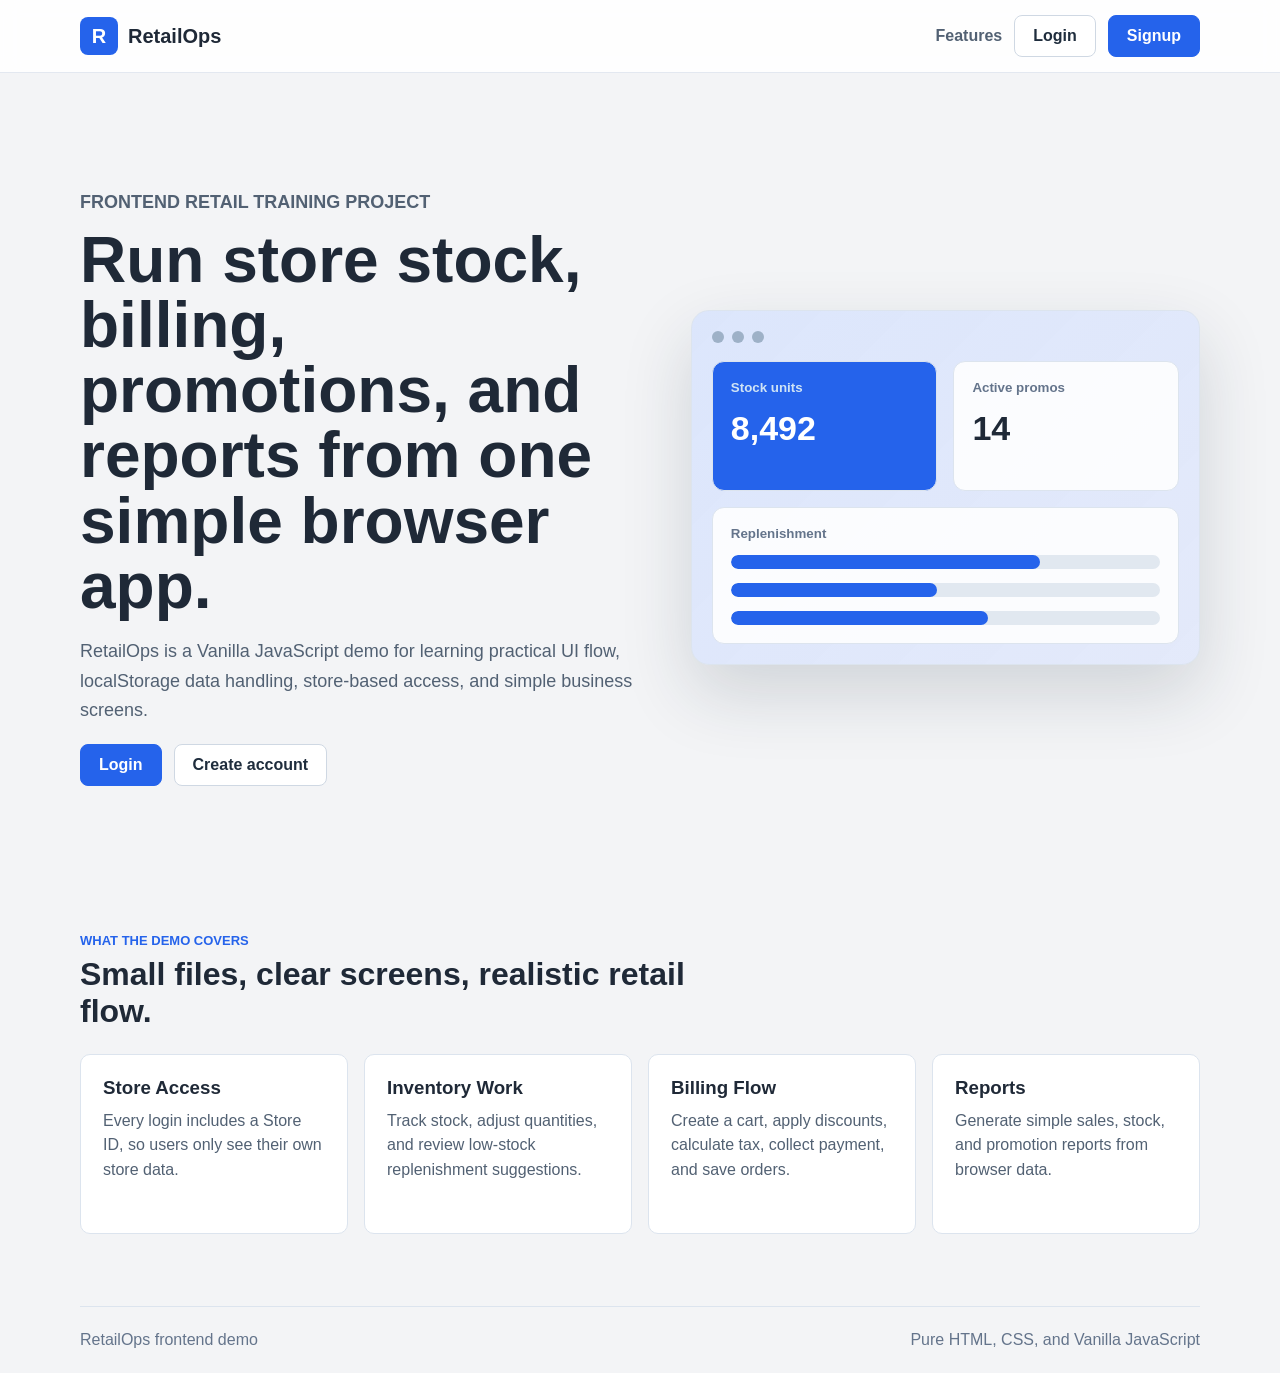
<file: index.html>
<!doctype html>
<html lang="en">
  <head>
    <meta charset="utf-8">
    <meta name="viewport" content="width=device-width, initial-scale=1">
    <title>RetailOps</title>
    <link rel="icon" href="data:,">
    <link rel="stylesheet" href="css/landing.css">
  </head>
  <body>
    <header class="site-header">
      <nav class="nav-bar">
        <a class="brand" href="index.html" aria-label="RetailOps home">
          <span class="brand-mark">R</span>
          <span>RetailOps</span>
        </a>
        <div class="nav-actions">
          <a class="nav-link" href="#features">Features</a>
          <a class="btn btn-light" href="login.html">Login</a>
          <a class="btn btn-dark" href="signup.html">Signup</a>
        </div>
      </nav>
    </header>

    <main>
      <section class="hero">
        <div class="hero-copy">
          <p class="eyebrow">Frontend retail training project</p>
          <h1>Run store stock, billing, promotions, and reports from one simple browser app.</h1>
          <p>
            RetailOps is a Vanilla JavaScript demo for learning practical UI flow,
            localStorage data handling, store-based access, and simple business screens.
          </p>
          <div class="hero-actions">
            <a class="btn btn-dark" href="login.html">Login</a>
            <a class="btn btn-light" href="signup.html">Create account</a>
          </div>
        </div>

        <div class="hero-preview" aria-label="RetailOps dashboard preview">
          <div class="preview-top">
            <span></span>
            <span></span>
            <span></span>
          </div>
          <div class="preview-grid">
            <div class="preview-card strong">
              <small>Stock units</small>
              <strong>8,492</strong>
            </div>
            <div class="preview-card">
              <small>Active promos</small>
              <strong>14</strong>
            </div>
            <div class="preview-card wide">
              <small>Replenishment</small>
              <div class="bar"><span style="width:72%"></span></div>
              <div class="bar"><span style="width:48%"></span></div>
              <div class="bar"><span style="width:60%"></span></div>
            </div>
          </div>
        </div>
      </section>

      <section class="features" id="features">
        <div class="section-heading">
          <p class="eyebrow">What the demo covers</p>
          <h2>Small files, clear screens, realistic retail flow.</h2>
        </div>
        <div class="feature-grid">
          <article class="feature-card">
            <h3>Store Access</h3>
            <p>Every login includes a Store ID, so users only see their own store data.</p>
          </article>
          <article class="feature-card">
            <h3>Inventory Work</h3>
            <p>Track stock, adjust quantities, and review low-stock replenishment suggestions.</p>
          </article>
          <article class="feature-card">
            <h3>Billing Flow</h3>
            <p>Create a cart, apply discounts, calculate tax, collect payment, and save orders.</p>
          </article>
          <article class="feature-card">
            <h3>Reports</h3>
            <p>Generate simple sales, stock, and promotion reports from browser data.</p>
          </article>
        </div>
      </section>
    </main>

    <footer class="site-footer">
      <span>RetailOps frontend demo</span>
      <span>Pure HTML, CSS, and Vanilla JavaScript</span>
    </footer>

    <script src="js/auth.js?v=2"></script>
    <script src="js/landing.js?v=2"></script>
  </body>
</html>
</file>
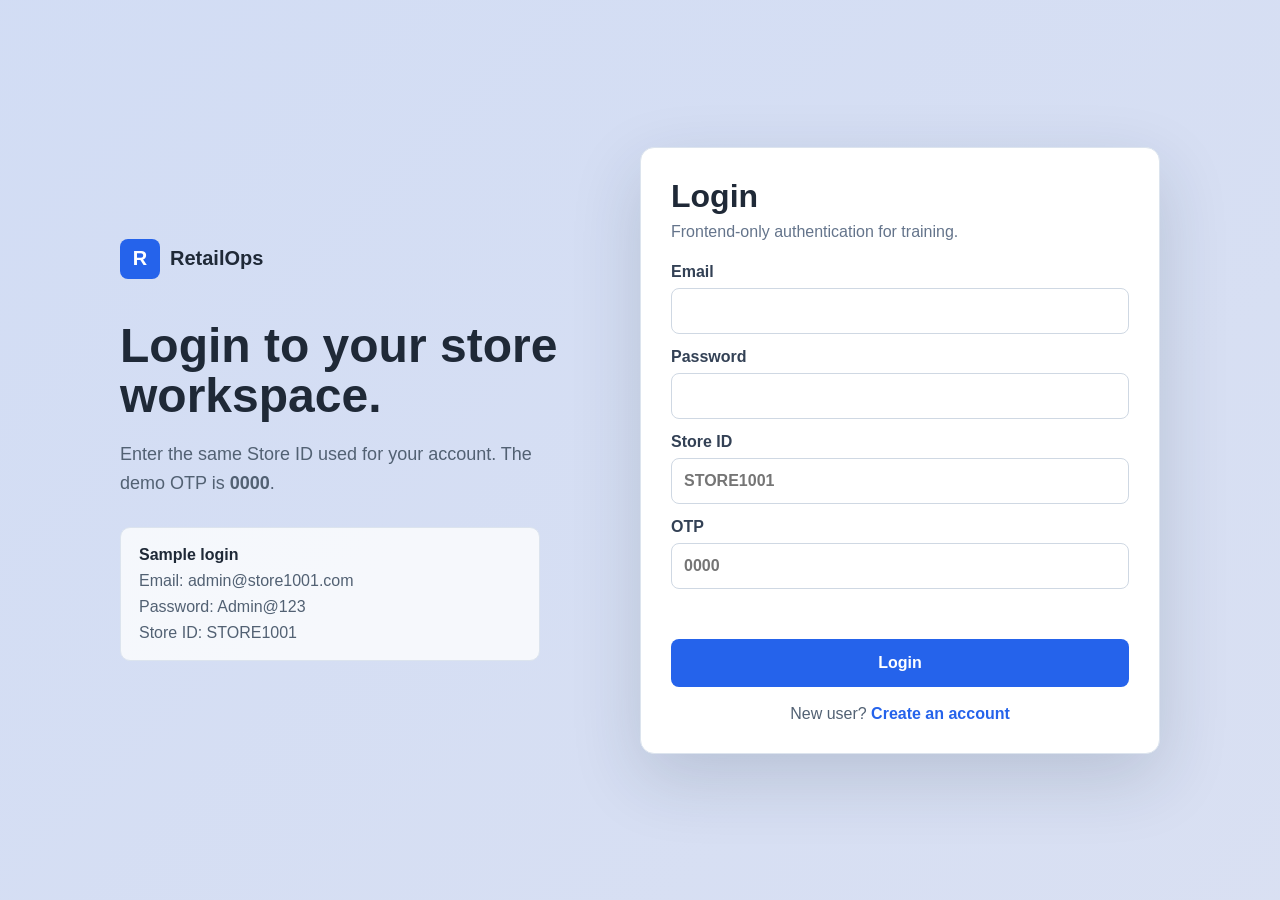
<file: dashboard.html>
<!doctype html>
<html lang="en">
  <head>
    <meta charset="utf-8">
    <meta name="viewport" content="width=device-width, initial-scale=1">
    <title>RetailOps Dashboard</title>
    <link rel="icon" href="data:,">
    <link rel="stylesheet" href="css/styles.css">
  </head>
  <body>
    <div id="app"></div>

    <script src="js/data.js" defer></script>
    <script src="js/app.js" defer></script>
    <script src="js/helpers.js" defer></script>
    <script src="js/validation.js" defer></script>
    <script src="js/format.js" defer></script>
    <script src="js/config.js" defer></script>
    <script src="js/auth.js?v=2" defer></script>
    <script src="js/storage.js" defer></script>
    <script src="js/activity.js" defer></script>
    <script src="js/router.js" defer></script>
    <script src="js/toast.js" defer></script>
    <script src="js/popup.js" defer></script>
    <script src="js/forms.js" defer></script>
    <script src="js/search.js" defer></script>
    <script src="js/tables.js" defer></script>
    <script src="js/charts.js" defer></script>
    <script src="js/layout.js" defer></script>
    <script src="js/ui.js" defer></script>
    <script src="js/products.js" defer></script>
    <script src="js/skus.js" defer></script>
    <script src="js/inventory.js" defer></script>
    <script src="js/promotions.js" defer></script>
    <script src="js/billing.js" defer></script>
    <script src="js/replenishment.js" defer></script>
    <script src="js/forecast.js" defer></script>
    <script src="js/reports.js" defer></script>
    <script src="js/settings.js" defer></script>
    <script src="js/dashboard.js" defer></script>
    <script src="js/logs.js" defer></script>
    <script src="js/main.js" defer></script>
  </body>
</html>
</file>
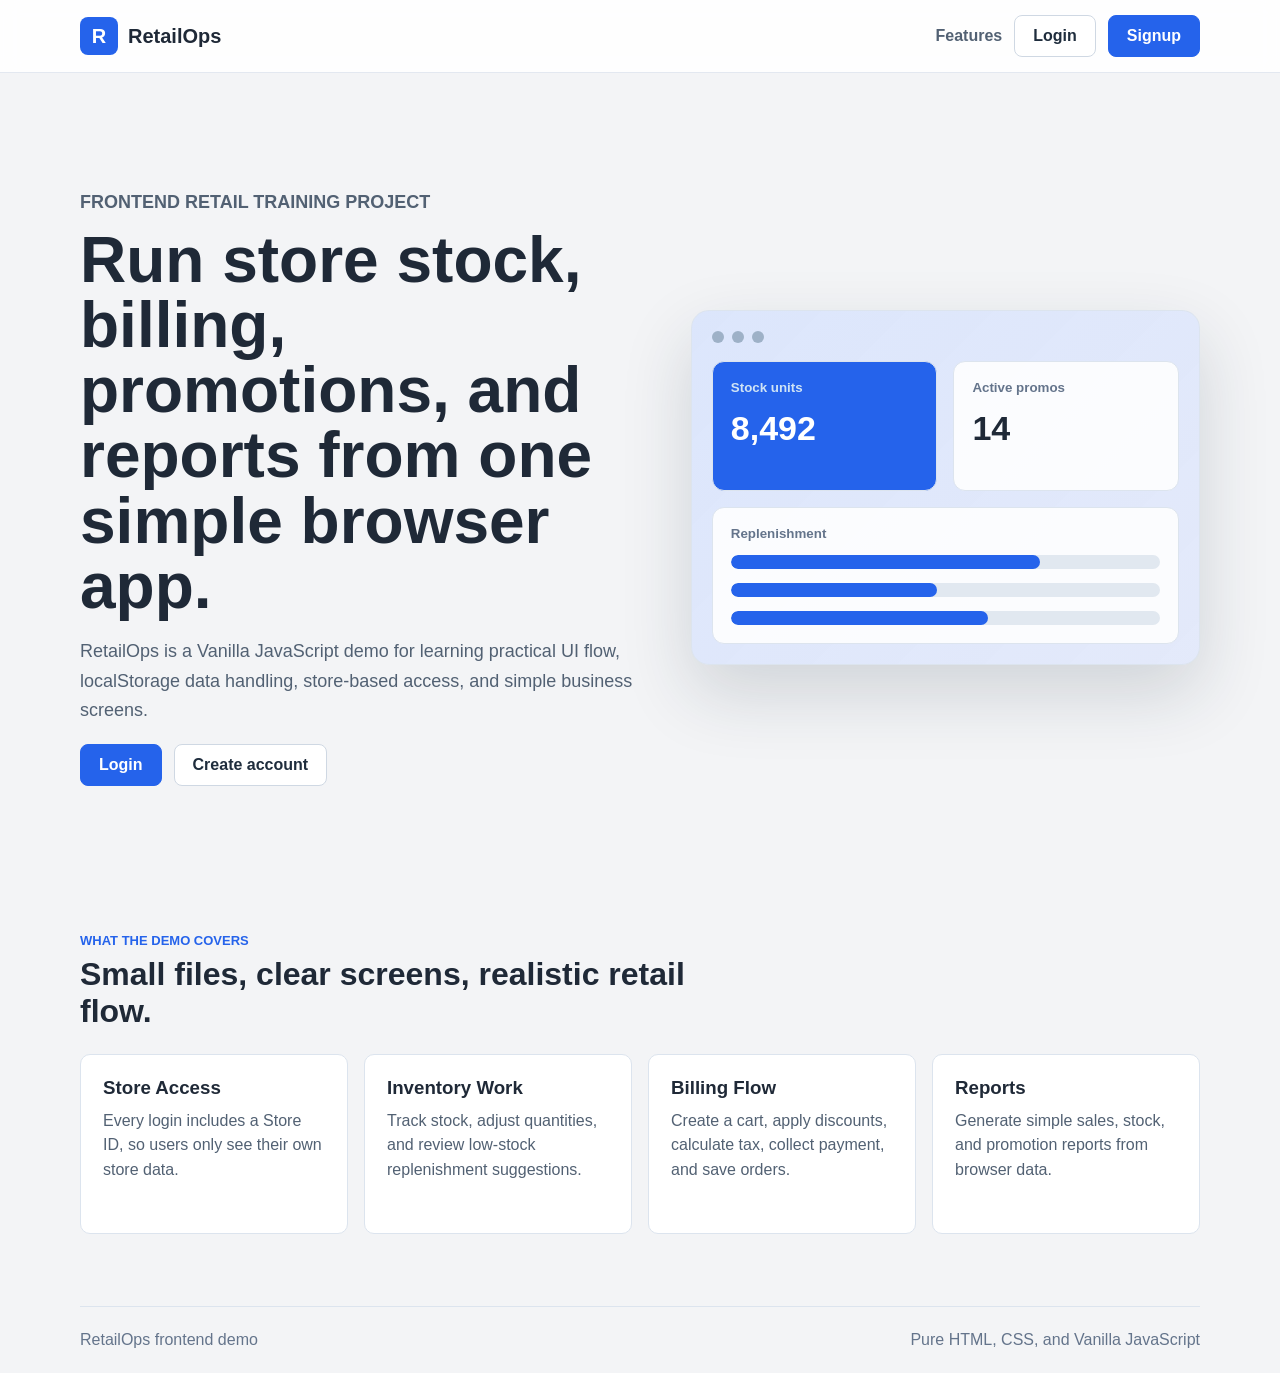
<file: landing.html>
<!doctype html>
<html lang="en">
  <head>
    <meta charset="utf-8">
    <meta name="viewport" content="width=device-width, initial-scale=1">
    <title>RetailOps Landing</title>
    <link rel="icon" href="data:,">
    <link rel="stylesheet" href="css/landing.css">
  </head>
  <body>
    <header class="site-header">
      <nav class="nav-bar">
        <a class="brand" href="landing.html" aria-label="RetailOps home">
          <span class="brand-mark">R</span>
          <span>RetailOps</span>
        </a>
        <div class="nav-actions">
          <a class="nav-link" href="#features">Features</a>
          <a class="btn btn-light" href="login.html">Login</a>
          <a class="btn btn-dark" href="signup.html">Signup</a>
        </div>
      </nav>
    </header>

    <main>
      <section class="hero">
        <div class="hero-copy">
          <p class="eyebrow">Frontend retail training project</p>
          <h1>Run store stock, billing, promotions, and reports from one simple browser app.</h1>
          <p>
            RetailOps is a Vanilla JavaScript demo for learning practical UI flow,
            localStorage data handling, store-based access, and simple business screens.
          </p>
          <div class="hero-actions">
            <a class="btn btn-dark" href="login.html">Login</a>
            <a class="btn btn-light" href="signup.html">Create account</a>
          </div>
        </div>

        <div class="hero-preview" aria-label="RetailOps dashboard preview">
          <div class="preview-top">
            <span></span>
            <span></span>
            <span></span>
          </div>
          <div class="preview-grid">
            <div class="preview-card strong">
              <small>Stock units</small>
              <strong>8,492</strong>
            </div>
            <div class="preview-card">
              <small>Active promos</small>
              <strong>14</strong>
            </div>
            <div class="preview-card wide">
              <small>Replenishment</small>
              <div class="bar"><span style="width:72%"></span></div>
              <div class="bar"><span style="width:48%"></span></div>
              <div class="bar"><span style="width:60%"></span></div>
            </div>
          </div>
        </div>
      </section>

      <section class="features" id="features">
        <div class="section-heading">
          <p class="eyebrow">What the demo covers</p>
          <h2>Small files, clear screens, realistic retail flow.</h2>
        </div>
        <div class="feature-grid">
          <article class="feature-card">
            <h3>Store Access</h3>
            <p>Every login includes a Store ID, so users only see their own store data.</p>
          </article>
          <article class="feature-card">
            <h3>Inventory Work</h3>
            <p>Track stock, adjust quantities, and review low-stock replenishment suggestions.</p>
          </article>
          <article class="feature-card">
            <h3>Billing Flow</h3>
            <p>Create a cart, apply discounts, calculate tax, collect payment, and save orders.</p>
          </article>
          <article class="feature-card">
            <h3>Reports</h3>
            <p>Generate simple sales, stock, and promotion reports from browser data.</p>
          </article>
        </div>
      </section>
    </main>

    <footer class="site-footer">
      <span>RetailOps frontend demo</span>
      <span>Pure HTML, CSS, and Vanilla JavaScript</span>
    </footer>

    <script src="js/auth.js?v=2"></script>
    <script src="js/landing.js?v=2"></script>
  </body>
</html>
</file>
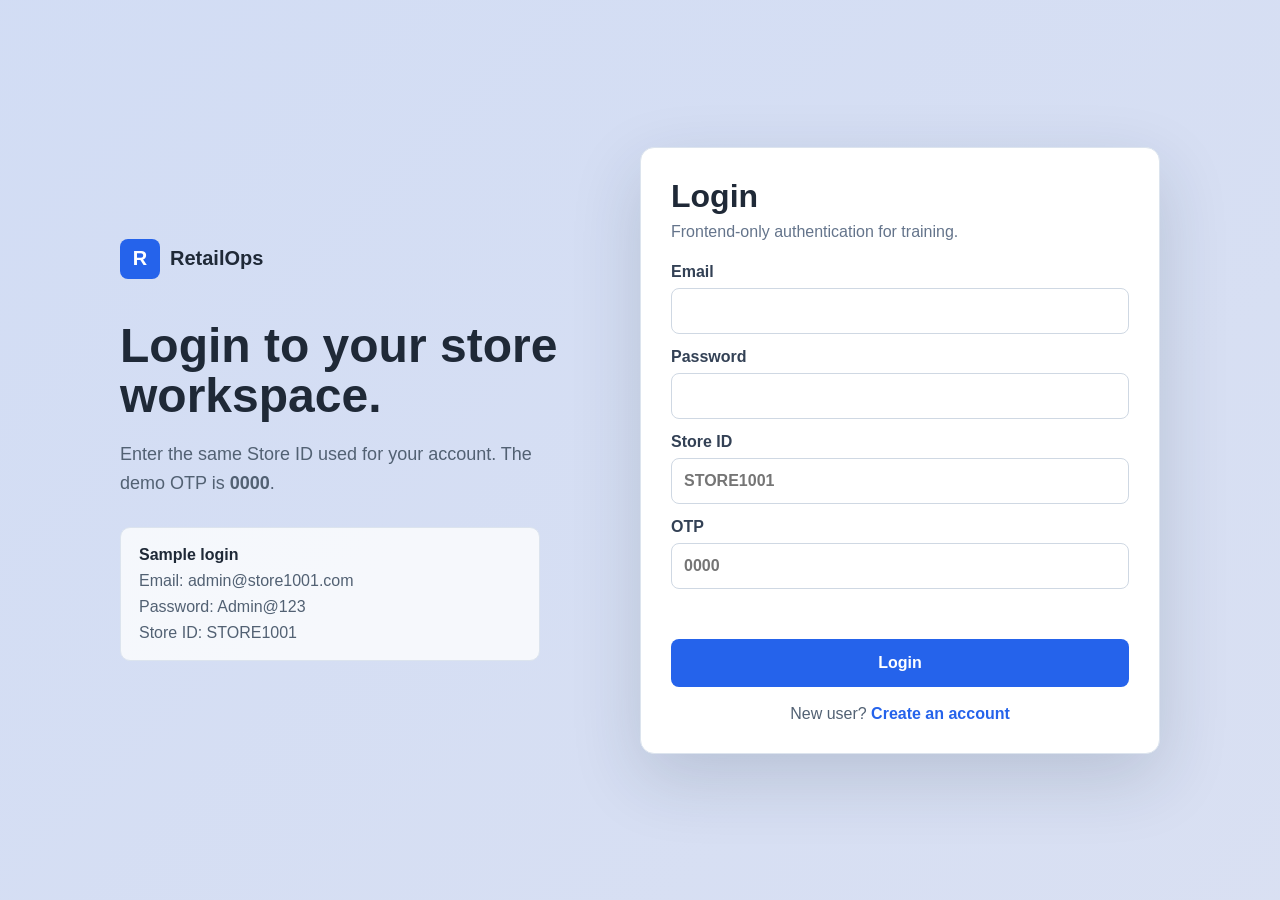
<file: login.html>
<!doctype html>
<html lang="en">
  <head>
    <meta charset="utf-8">
    <meta name="viewport" content="width=device-width, initial-scale=1">
    <title>Login | RetailOps</title>
    <link rel="icon" href="data:,">
    <link rel="stylesheet" href="css/auth.css">
  </head>
  <body>
    <main class="auth-page">
      <section class="auth-side">
        <a class="brand" href="index.html">
          <span class="brand-mark">R</span>
          <span>RetailOps</span>
        </a>
        <h1>Login to your store workspace.</h1>
        <p>
          Enter the same Store ID used for your account. The demo OTP is
          <strong>0000</strong>.
        </p>
        <div class="demo-box">
          <strong>Sample login</strong>
          <span>Email: admin@store1001.com</span>
          <span>Password: Admin@123</span>
          <span>Store ID: STORE1001</span>
        </div>
      </section>

      <section class="auth-card">
        <div class="mobile-brand">
          <span class="brand-mark">R</span>
          <span>RetailOps</span>
        </div>
        <h2>Login</h2>
        <p class="muted">Frontend-only authentication for training.</p>

        <form id="loginForm" class="auth-form">
          <label>
            Email
            <input id="email" type="email" autocomplete="email" required>
          </label>
          <label>
            Password
            <input id="password" type="password" autocomplete="current-password" required>
          </label>
          <label>
            Store ID
            <input id="storeId" type="text" placeholder="STORE1001" required>
          </label>
          <label>
            OTP
            <input id="otp" type="text" inputmode="numeric" placeholder="0000" required>
          </label>
          <p id="message" class="message" aria-live="polite"></p>
          <button class="btn btn-dark" type="submit">Login</button>
        </form>

        <p class="switch-link">
          New user?
          <a href="signup.html">Create an account</a>
        </p>
      </section>
    </main>

    <script src="js/auth.js?v=2"></script>
    <script src="js/login.js?v=2"></script>
  </body>
</html>
</file>
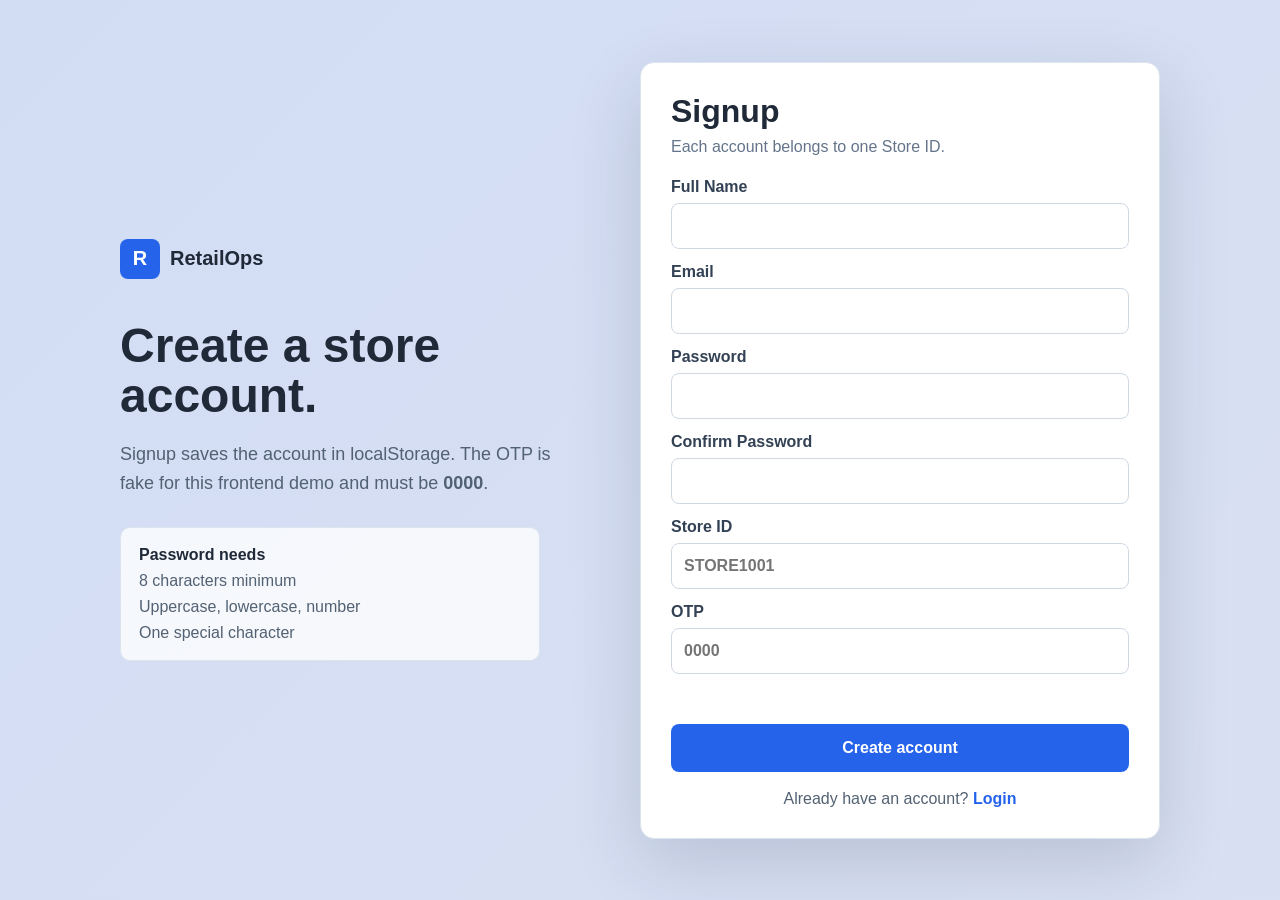
<file: signup.html>
<!doctype html>
<html lang="en">
  <head>
    <meta charset="utf-8">
    <meta name="viewport" content="width=device-width, initial-scale=1">
    <title>Signup | RetailOps</title>
    <link rel="icon" href="data:,">
    <link rel="stylesheet" href="css/auth.css">
  </head>
  <body>
    <main class="auth-page">
      <section class="auth-side">
        <a class="brand" href="index.html">
          <span class="brand-mark">R</span>
          <span>RetailOps</span>
        </a>
        <h1>Create a store account.</h1>
        <p>
          Signup saves the account in localStorage. The OTP is fake for this
          frontend demo and must be <strong>0000</strong>.
        </p>
        <div class="demo-box">
          <strong>Password needs</strong>
          <span>8 characters minimum</span>
          <span>Uppercase, lowercase, number</span>
          <span>One special character</span>
        </div>
      </section>

      <section class="auth-card">
        <div class="mobile-brand">
          <span class="brand-mark">R</span>
          <span>RetailOps</span>
        </div>
        <h2>Signup</h2>
        <p class="muted">Each account belongs to one Store ID.</p>

        <form id="signupForm" class="auth-form">
          <label>
            Full Name
            <input id="fullName" type="text" autocomplete="name" required>
          </label>
          <label>
            Email
            <input id="email" type="email" autocomplete="email" required>
          </label>
          <label>
            Password
            <input id="password" type="password" autocomplete="new-password" required>
          </label>
          <label>
            Confirm Password
            <input id="confirmPassword" type="password" autocomplete="new-password" required>
          </label>
          <label>
            Store ID
            <input id="storeId" type="text" placeholder="STORE1001" required>
          </label>
          <label>
            OTP
            <input id="otp" type="text" inputmode="numeric" placeholder="0000" required>
          </label>
          <p id="message" class="message" aria-live="polite"></p>
          <button class="btn btn-dark" type="submit">Create account</button>
        </form>

        <p class="switch-link">
          Already have an account?
          <a href="login.html">Login</a>
        </p>
      </section>
    </main>

    <script src="js/auth.js?v=2"></script>
    <script src="js/signup.js?v=2"></script>
  </body>
</html>
</file>
<file: css/landing.css>
* {
  box-sizing: border-box;
}

body {
  margin: 0;
  font-family: Arial, Helvetica, sans-serif;
  color: #1f2937;
  background: #f3f4f6;
}

a {
  color: inherit;
  text-decoration: none;
}

.site-header {
  position: sticky;
  top: 0;
  z-index: 10;
  background: rgba(255, 255, 255, 0.9);
  border-bottom: 1px solid #e3e8f0;
  backdrop-filter: blur(10px);
}

.nav-bar {
  width: min(1120px, calc(100% - 32px));
  margin: 0 auto;
  min-height: 72px;
  display: flex;
  align-items: center;
  justify-content: space-between;
  gap: 20px;
}

.brand,
.nav-actions,
.hero-actions,
.site-footer {
  display: flex;
  align-items: center;
}

.brand {
  gap: 10px;
  font-weight: 800;
  font-size: 20px;
}

.brand-mark {
  width: 38px;
  height: 38px;
  display: grid;
  place-items: center;
  border-radius: 8px;
  color: #ffffff;
  background: #2563eb;
}

.nav-actions,
.hero-actions {
  gap: 12px;
}

.nav-link {
  color: #526173;
  font-weight: 700;
}

.btn {
  display: inline-flex;
  align-items: center;
  justify-content: center;
  min-height: 42px;
  padding: 0 18px;
  border-radius: 8px;
  border: 1px solid #cfd8e3;
  font-weight: 800;
  transition: transform 0.16s ease, box-shadow 0.16s ease;
}

.btn:hover {
  transform: translateY(-1px);
  box-shadow: 0 10px 24px rgba(27, 42, 63, 0.12);
}

.btn-dark {
  color: #ffffff;
  background: #2563eb;
  border-color: #2563eb;
}

.btn-light {
  color: #1f2d3d;
  background: #ffffff;
}

.hero {
  width: min(1120px, calc(100% - 32px));
  min-height: calc(100vh - 72px);
  margin: 0 auto;
  display: grid;
  grid-template-columns: 1.05fr 0.95fr;
  gap: 48px;
  align-items: center;
  padding: 56px 0;
}

.hero-copy h1 {
  max-width: 720px;
  margin: 10px 0 18px;
  font-size: clamp(38px, 6vw, 64px);
  line-height: 1.02;
  letter-spacing: 0;
}

.hero-copy p {
  max-width: 620px;
  color: #526173;
  font-size: 18px;
  line-height: 1.65;
}

.eyebrow {
  margin: 0;
  color: #2563eb;
  font-size: 13px;
  font-weight: 900;
  letter-spacing: 0;
  text-transform: uppercase;
}

.hero-preview {
  padding: 20px;
  border: 1px solid #dce4ee;
  border-radius: 18px;
  background:
    linear-gradient(135deg, rgba(37, 99, 235, 0.16), rgba(29, 78, 216, 0.12)),
    #ffffff;
  box-shadow: 0 28px 70px rgba(27, 42, 63, 0.16);
}

.preview-top {
  display: flex;
  gap: 8px;
  margin-bottom: 18px;
}

.preview-top span {
  width: 12px;
  height: 12px;
  border-radius: 50%;
  background: #9eb1c7;
}

.preview-grid {
  display: grid;
  grid-template-columns: 1fr 1fr;
  gap: 16px;
}

.preview-card {
  min-height: 130px;
  padding: 18px;
  border: 1px solid #dce4ee;
  border-radius: 12px;
  background: rgba(255, 255, 255, 0.88);
}

.preview-card small {
  display: block;
  color: #64748b;
  font-weight: 700;
}

.preview-card strong {
  display: block;
  margin-top: 14px;
  font-size: 34px;
}

.preview-card.strong {
  background: #2563eb;
  color: #ffffff;
}

.preview-card.strong small {
  color: #cfe3f5;
}

.preview-card.wide {
  grid-column: 1 / -1;
}

.bar {
  height: 14px;
  margin-top: 14px;
  overflow: hidden;
  border-radius: 999px;
  background: #e1e8f0;
}

.bar span {
  display: block;
  height: 100%;
  border-radius: inherit;
  background: #2563eb;
}

.features {
  width: min(1120px, calc(100% - 32px));
  margin: 0 auto;
  padding: 32px 0 72px;
}

.section-heading {
  max-width: 620px;
  margin-bottom: 24px;
}

.section-heading h2 {
  margin: 8px 0 0;
  font-size: 32px;
  line-height: 1.15;
}

.feature-grid {
  display: grid;
  grid-template-columns: repeat(4, 1fr);
  gap: 16px;
}

.feature-card {
  min-height: 180px;
  padding: 22px;
  border: 1px solid #dce4ee;
  border-radius: 10px;
  background: #ffffff;
}

.feature-card h3 {
  margin: 0 0 10px;
}

.feature-card p {
  margin: 0;
  color: #526173;
  line-height: 1.55;
}

.site-footer {
  justify-content: space-between;
  gap: 16px;
  width: min(1120px, calc(100% - 32px));
  margin: 0 auto;
  padding: 24px 0;
  color: #64748b;
  border-top: 1px solid #dce4ee;
}

@media (max-width: 900px) {
  .hero {
    grid-template-columns: 1fr;
    min-height: auto;
  }

  .feature-grid {
    grid-template-columns: repeat(2, 1fr);
  }
}

@media (max-width: 620px) {
  .nav-bar,
  .nav-actions,
  .site-footer {
    align-items: flex-start;
    flex-direction: column;
  }

  .nav-link {
    display: none;
  }

  .hero-copy h1 {
    font-size: 40px;
  }

  .hero-actions {
    align-items: stretch;
    flex-direction: column;
  }

  .feature-grid,
  .preview-grid {
    grid-template-columns: 1fr;
  }

  .preview-card.wide {
    grid-column: auto;
  }
}
</file>
<file: css/styles.css>
:root {
  --bg: #f3f4f6;
  --card: #ffffff;
  --line: #d9dee7;
  --text: #1f2937;
  --muted: #667085;
  --blue: #2563eb;
  --green: #15803d;
  --amber: #b45309;
  --red: #b91c1c;
}

* {
  box-sizing: border-box;
}

body {
  margin: 0;
  background: var(--bg);
  color: var(--text);
  font-family: Arial, Helvetica, sans-serif;
  font-size: 14px;
}

button,
input,
select,
textarea {
  font: inherit;
}

button {
  cursor: pointer;
}

button:disabled,
input:disabled,
select:disabled {
  cursor: not-allowed;
  opacity: 0.6;
}

a {
  color: inherit;
  text-decoration: none;
}

#app {
  min-height: 100vh;
}

.app-shell {
  display: grid;
  grid-template-columns: 240px 1fr;
  min-height: 100vh;
}

.sidebar {
  background: #ffffff;
  border-right: 1px solid var(--line);
}

.brand {
  display: flex;
  align-items: center;
  gap: 10px;
  padding: 16px;
  border-bottom: 1px solid var(--line);
}

.logo-box {
  display: grid;
  place-items: center;
  width: 36px;
  height: 36px;
  border-radius: 6px;
  background: var(--blue);
  color: #fff;
  font-weight: bold;
}

.big-logo {
  width: 44px;
  height: 44px;
  margin-bottom: 10px;
}

.brand-title {
  display: block;
  font-weight: bold;
}

.brand-subtitle,
.user-role,
.section-copy,
.metric-note,
.field-help,
.table-muted {
  color: var(--muted);
  font-size: 12px;
}

.nav {
  padding: 12px;
}

.nav-section-label {
  margin: 16px 8px 6px;
  color: var(--muted);
  font-size: 11px;
  font-weight: bold;
  text-transform: uppercase;
}

.nav-link {
  display: flex;
  align-items: center;
  gap: 8px;
  padding: 9px 10px;
  border-radius: 6px;
  color: #475467;
}

.nav-link:hover,
.nav-link.active {
  background: #eef4ff;
  color: #1d4ed8;
}

.nav-icon {
  display: grid;
  place-items: center;
  width: 24px;
  height: 24px;
  border-radius: 4px;
  background: #e5e7eb;
  font-size: 12px;
  font-weight: bold;
}

.sidebar-footer {
  padding: 12px;
  border-top: 1px solid var(--line);
}

.user-card {
  padding: 10px;
  border: 1px solid var(--line);
  border-radius: 6px;
}

.user-name {
  font-weight: bold;
}

.main {
  min-width: 0;
}

.topbar {
  display: flex;
  align-items: center;
  justify-content: space-between;
  gap: 12px;
  padding: 16px 22px;
  background: #ffffff;
  border-bottom: 1px solid var(--line);
}

.topbar-title {
  margin: 0;
  font-size: 22px;
}

.topbar-subtitle {
  margin-top: 4px;
  color: var(--muted);
}

.topbar-actions,
.toolbar-left,
.toolbar-right,
.form-actions,
.pagination {
  display: flex;
  align-items: center;
  gap: 8px;
  flex-wrap: wrap;
}

.content {
  padding: 22px;
}

.page-stack,
.section-band,
.summary-list,
.alert-list,
.chart-card,
.bar-chart,
.flow-chart,
.demo-users {
  display: grid;
  gap: 14px;
}

.grid {
  display: grid;
  gap: 14px;
}

.grid-2 {
  grid-template-columns: repeat(2, minmax(0, 1fr));
}

.grid-3 {
  grid-template-columns: repeat(3, minmax(0, 1fr));
}

.grid-4 {
  grid-template-columns: repeat(4, minmax(0, 1fr));
}

.panel,
.metric-card,
.table-shell,
.auth-card,
.modal-card {
  background: var(--card);
  border: 1px solid var(--line);
  border-radius: 6px;
}

.panel,
.metric-card,
.auth-card {
  padding: 16px;
}

.metric-card {
  min-height: 110px;
}

.metric-label {
  display: flex;
  justify-content: space-between;
  gap: 8px;
  color: var(--muted);
  font-weight: bold;
}

.metric-value {
  margin: 12px 0 8px;
  font-size: 28px;
  font-weight: bold;
}

.metric-trend,
.badge {
  display: inline-flex;
  align-items: center;
  border-radius: 999px;
  padding: 3px 8px;
  font-size: 12px;
  font-weight: bold;
  white-space: nowrap;
}

.metric-trend {
  background: #dcfce7;
  color: var(--green);
}

.hero-panel {
  display: grid;
  grid-template-columns: 1.2fr 1fr;
  gap: 16px;
  padding: 16px;
  background: #ffffff;
  border: 1px solid var(--line);
  border-radius: 6px;
}

.hero-title {
  margin: 0;
  font-size: 28px;
  line-height: 1.2;
}

.hero-eyebrow {
  margin: 0 0 8px;
  color: var(--blue);
  font-size: 12px;
  font-weight: bold;
  text-transform: uppercase;
}

.hero-text {
  max-width: 700px;
  color: #475467;
  line-height: 1.5;
}

.hero-insights {
  display: grid;
  grid-template-columns: repeat(3, 1fr);
  gap: 10px;
  margin-top: 16px;
}

.mini-stat {
  padding: 10px;
  border: 1px solid var(--line);
  border-radius: 6px;
  background: #f9fafb;
}

.mini-stat strong {
  display: block;
  font-size: 18px;
}

.mini-stat span {
  color: var(--muted);
  font-size: 12px;
}

.flow-row,
.bar-row {
  display: grid;
  grid-template-columns: 130px 1fr 60px;
  align-items: center;
  gap: 8px;
}

.flow-track,
.bar-track {
  height: 10px;
  overflow: hidden;
  border-radius: 999px;
  background: #e5e7eb;
}

.flow-fill,
.bar-fill {
  display: block;
  height: 100%;
  background: var(--blue);
}

.flow-label,
.flow-value,
.bar-label,
.bar-value {
  color: #475467;
  font-size: 12px;
  font-weight: bold;
}

.btn,
.icon-btn {
  border: 1px solid var(--line);
  border-radius: 6px;
  background: #ffffff;
  color: var(--text);
}

.btn {
  min-height: 36px;
  padding: 8px 12px;
  font-weight: bold;
}

.btn:hover,
.icon-btn:hover {
  background: #f3f4f6;
}

.btn-primary {
  border-color: var(--blue);
  background: var(--blue);
  color: #ffffff;
}

.btn-primary:hover {
  background: #1d4ed8;
}

.btn-secondary {
  background: #ffffff;
}

.btn-danger {
  border-color: var(--red);
  background: var(--red);
  color: #ffffff;
}

.btn-ghost {
  background: transparent;
}

.icon-btn {
  display: inline-grid;
  place-items: center;
  width: 36px;
  height: 36px;
  font-weight: bold;
}

.badge-blue {
  background: #dbeafe;
  color: #1d4ed8;
}

.badge-green {
  background: #dcfce7;
  color: var(--green);
}

.badge-amber {
  background: #fef3c7;
  color: var(--amber);
}

.badge-red {
  background: #fee2e2;
  color: var(--red);
}

.badge-neutral {
  background: #e5e7eb;
  color: #475467;
}

.toolbar,
.section-header,
.table-toolbar,
.table-footer {
  display: flex;
  justify-content: space-between;
  align-items: center;
  gap: 12px;
  flex-wrap: wrap;
}

.section-title {
  margin: 0;
  font-size: 17px;
}

.section-copy {
  margin: 4px 0 0;
  line-height: 1.5;
}

.sr-only {
  position: absolute;
  width: 1px;
  height: 1px;
  overflow: hidden;
  clip: rect(0, 0, 0, 0);
}

.global-search {
  position: relative;
  min-width: 260px;
}

.global-search-input {
  padding-right: 62px;
}

.global-search-clear {
  position: absolute;
  right: 6px;
  top: 5px;
  min-height: 28px;
  border: 0;
  border-radius: 4px;
  background: #e5e7eb;
  color: #475467;
  font-size: 12px;
}

.field,
.form-field {
  display: grid;
  gap: 6px;
}

.field label,
.form-field span {
  color: #475467;
  font-size: 12px;
  font-weight: bold;
}

.input,
.select,
.textarea {
  width: 100%;
  min-height: 36px;
  padding: 8px 10px;
  border: 1px solid #bfc7d5;
  border-radius: 6px;
  background: #ffffff;
}

.textarea {
  min-height: 80px;
  resize: vertical;
}

.input:focus,
.select:focus,
.textarea:focus {
  outline: 2px solid #bfdbfe;
  border-color: var(--blue);
}

.form-grid {
  display: grid;
  grid-template-columns: repeat(2, minmax(0, 1fr));
  gap: 12px;
}

.form-actions {
  justify-content: flex-end;
  margin-top: 14px;
}

.checkbox-line {
  display: flex;
  align-items: center;
  gap: 8px;
}

.table-shell {
  overflow: hidden;
}

.table-toolbar,
.table-footer {
  padding: 12px;
}

.table-toolbar {
  border-bottom: 1px solid var(--line);
}

.table-tools,
.table-tools-search {
  display: flex;
  align-items: center;
  gap: 8px;
  flex-wrap: wrap;
}

.table-tools-search {
  flex: 1;
  justify-content: flex-end;
}

.table-wrap {
  overflow-x: auto;
}

.data-table {
  width: 100%;
  min-width: 760px;
  border-collapse: collapse;
}

.data-table th,
.data-table td {
  padding: 11px 12px;
  border-bottom: 1px solid var(--line);
  text-align: left;
  vertical-align: middle;
}

.data-table th {
  background: #f9fafb;
  color: #475467;
  font-size: 12px;
  text-transform: uppercase;
}

.data-table th.sortable {
  cursor: pointer;
}

.data-table th.sortable::after {
  content: " sort";
  color: #98a2b3;
  font-size: 10px;
  text-transform: none;
}

.data-table th.sorted::after {
  content: " " attr(data-direction);
  color: var(--blue);
}

.data-table tbody tr:hover {
  background: #f9fafb;
}

.quantity-control {
  display: inline-grid;
  grid-template-columns: 34px 70px 34px;
  gap: 5px;
  align-items: center;
}

.quantity-input {
  text-align: center;
}

.empty-state {
  display: grid;
  place-items: center;
  min-height: 180px;
  padding: 20px;
  color: var(--muted);
  text-align: center;
}

.empty-state strong {
  display: block;
  margin-bottom: 5px;
  color: var(--text);
}

.donut {
  display: grid;
  place-items: center;
  width: 120px;
  aspect-ratio: 1;
  border: 12px solid #dbeafe;
  border-radius: 50%;
}

.sparkline {
  width: 100%;
  min-height: 90px;
}

.alert-item {
  display: flex;
  justify-content: space-between;
  gap: 10px;
  padding: 10px;
  border: 1px solid var(--line);
  border-radius: 6px;
  background: #ffffff;
}

.login-page {
  display: grid;
  grid-template-columns: 1fr 430px;
  min-height: 100vh;
}

.login-visual {
  display: grid;
  align-content: center;
  gap: 18px;
  padding: 44px;
}

.login-visual h1 {
  max-width: 720px;
  margin: 0;
  font-size: 38px;
  line-height: 1.15;
}

.login-visual p {
  max-width: 650px;
  margin: 0;
  color: #475467;
  line-height: 1.6;
}

.login-pattern {
  display: grid;
  grid-template-columns: repeat(4, 1fr);
  gap: 10px;
  max-width: 620px;
}

.pattern-cell {
  min-height: 58px;
  border: 1px solid var(--line);
  border-radius: 6px;
  background: #ffffff;
}

.login-panel {
  display: grid;
  align-items: center;
  padding: 28px;
  background: #ffffff;
  border-left: 1px solid var(--line);
}

.auth-card h2 {
  margin: 0 0 8px;
  font-size: 24px;
}

.auth-card p {
  margin: 0 0 16px;
  color: var(--muted);
}

.demo-users {
  margin-top: 16px;
  padding-top: 16px;
  border-top: 1px solid var(--line);
}

.demo-user {
  display: flex;
  justify-content: space-between;
  gap: 8px;
  padding: 8px;
  border: 1px solid var(--line);
  border-radius: 6px;
  background: #f9fafb;
  color: #475467;
  font-size: 12px;
}

.modal-backdrop,
.drawer-backdrop {
  position: fixed;
  inset: 0;
  z-index: 30;
  display: grid;
  place-items: center;
  padding: 18px;
  background: rgba(0, 0, 0, 0.35);
}

.modal-card {
  width: min(720px, 100%);
  max-height: calc(100vh - 36px);
  overflow: hidden;
}

.modal-large {
  width: min(960px, 100%);
}

.modal-header,
.modal-footer {
  display: flex;
  align-items: center;
  justify-content: space-between;
  gap: 12px;
  padding: 14px 16px;
  border-bottom: 1px solid var(--line);
}

.modal-footer {
  justify-content: flex-end;
  border-top: 1px solid var(--line);
  border-bottom: 0;
}

.modal-title {
  margin: 0;
  font-size: 18px;
}

.modal-body {
  max-height: calc(100vh - 170px);
  overflow: auto;
  padding: 16px;
}

.toast-region {
  position: fixed;
  right: 16px;
  bottom: 16px;
  z-index: 50;
  display: grid;
  gap: 8px;
  width: min(340px, calc(100vw - 32px));
}

.toast {
  padding: 12px;
  border: 1px solid var(--line);
  border-left: 5px solid var(--blue);
  border-radius: 6px;
  background: #ffffff;
}

.toast strong {
  display: block;
  margin-bottom: 3px;
}

.toast span {
  color: var(--muted);
  font-size: 12px;
}

.toast-success {
  border-left-color: var(--green);
}

.toast-error {
  border-left-color: var(--red);
}

.toast-warning {
  border-left-color: var(--amber);
}

.skeleton {
  min-height: 16px;
  border-radius: 4px;
  background: #e5e7eb;
}

.report-output {
  min-height: 300px;
  margin: 0;
  overflow: auto;
  padding: 14px;
  border: 1px solid var(--line);
  border-radius: 6px;
  background: #111827;
  color: #f9fafb;
  font-family: Consolas, "Courier New", monospace;
  font-size: 12px;
  line-height: 1.55;
  white-space: pre-wrap;
}

.summary-row {
  display: flex;
  justify-content: space-between;
  gap: 12px;
  padding: 10px 0;
  border-bottom: 1px solid var(--line);
}

.summary-row:last-child {
  border-bottom: 0;
}

.summary-row span {
  color: var(--muted);
}

.summary-row strong {
  text-align: right;
}

.stock-pill {
  display: inline-flex;
  align-items: center;
  gap: 7px;
}

.stock-dot {
  width: 9px;
  height: 9px;
  border-radius: 50%;
  background: var(--green);
}

.stock-dot.low {
  background: var(--amber);
}

.stock-dot.out {
  background: var(--red);
}

.hidden {
  display: none !important;
}

@media (max-width: 1100px) {
  .grid-4 {
    grid-template-columns: repeat(2, minmax(0, 1fr));
  }

  .hero-panel,
  .login-page {
    grid-template-columns: 1fr;
  }

  .login-panel {
    border-left: 0;
  }
}

@media (max-width: 800px) {
  .app-shell {
    grid-template-columns: 72px 1fr;
  }

  .brand {
    justify-content: center;
    padding: 12px 8px;
  }

  .brand div:not(.logo-box),
  .nav-section-label,
  .nav-link span:not(.nav-icon),
  .sidebar-footer {
    display: none;
  }

  .nav {
    padding: 8px;
  }

  .nav-link {
    justify-content: center;
  }

  .topbar,
  .toolbar,
  .table-toolbar,
  .table-footer {
    align-items: stretch;
    flex-direction: column;
  }

  .content {
    padding: 14px;
  }

  .grid-2,
  .grid-3,
  .grid-4,
  .form-grid,
  .hero-insights {
    grid-template-columns: 1fr;
  }

  .login-visual {
    display: none;
  }

  .login-panel {
    min-height: 100vh;
  }

  .global-search,
  .table-tools-search,
  .table-tools-search > div,
  .table-tools .btn {
    width: 100%;
  }

  .flow-row,
  .bar-row {
    grid-template-columns: 1fr;
  }
}
</file>
<file: css/auth.css>
* {
  box-sizing: border-box;
}

body {
  margin: 0;
  min-height: 100vh;
  font-family: Arial, Helvetica, sans-serif;
  color: #1f2937;
  background:
    linear-gradient(135deg, rgba(37, 99, 235, 0.16), rgba(29, 78, 216, 0.12)),
    #f3f4f6;
}

a {
  color: #2563eb;
  font-weight: 800;
  text-decoration: none;
}

.auth-page {
  width: min(1040px, calc(100% - 32px));
  min-height: 100vh;
  margin: 0 auto;
  display: grid;
  grid-template-columns: 0.9fr 1.1fr;
  gap: 36px;
  align-items: center;
  padding: 40px 0;
}

.brand,
.mobile-brand {
  display: flex;
  align-items: center;
  gap: 10px;
  color: #1f2937;
  font-size: 20px;
  font-weight: 900;
}

.brand-mark {
  width: 40px;
  height: 40px;
  display: grid;
  place-items: center;
  border-radius: 8px;
  color: #ffffff;
  background: #2563eb;
}

.auth-side h1 {
  max-width: 520px;
  margin: 42px 0 16px;
  font-size: 48px;
  line-height: 1.05;
  letter-spacing: 0;
}

.auth-side p {
  max-width: 520px;
  color: #526173;
  font-size: 18px;
  line-height: 1.65;
}

.demo-box {
  max-width: 420px;
  margin-top: 28px;
  padding: 18px;
  display: grid;
  gap: 8px;
  border: 1px solid #dce4ee;
  border-radius: 10px;
  background: rgba(255, 255, 255, 0.78);
}

.demo-box span {
  color: #526173;
}

.auth-card {
  width: min(100%, 520px);
  justify-self: end;
  padding: 30px;
  border: 1px solid #dce4ee;
  border-radius: 14px;
  background: #ffffff;
  box-shadow: 0 24px 70px rgba(27, 42, 63, 0.16);
}

.mobile-brand {
  display: none;
  margin-bottom: 22px;
}

.auth-card h2 {
  margin: 0;
  font-size: 32px;
}

.muted {
  margin: 8px 0 22px;
  color: #64748b;
}

.auth-form {
  display: grid;
  gap: 14px;
}

.auth-form label {
  display: grid;
  gap: 7px;
  color: #334155;
  font-weight: 800;
}

.auth-form input {
  width: 100%;
  min-height: 46px;
  padding: 0 12px;
  border: 1px solid #cfd8e3;
  border-radius: 8px;
  color: #1f2937;
  font: inherit;
  outline: none;
}

.auth-form input:focus {
  border-color: #2563eb;
  box-shadow: 0 0 0 3px rgba(37, 99, 235, 0.14);
}

.message {
  min-height: 22px;
  margin: 0;
  color: #b42318;
  font-weight: 800;
}

.message.success {
  color: #2563eb;
}

.btn {
  min-height: 48px;
  border: 0;
  border-radius: 8px;
  color: #ffffff;
  background: #2563eb;
  font: inherit;
  font-weight: 900;
  cursor: pointer;
  transition: transform 0.16s ease, box-shadow 0.16s ease;
}

.btn:hover {
  transform: translateY(-1px);
  box-shadow: 0 10px 24px rgba(27, 42, 63, 0.14);
}

.switch-link {
  margin: 18px 0 0;
  color: #526173;
  text-align: center;
}

@media (max-width: 820px) {
  .auth-page {
    grid-template-columns: 1fr;
  }

  .auth-side {
    display: none;
  }

  .auth-card {
    justify-self: center;
  }

  .mobile-brand {
    display: flex;
  }
}
</file>
